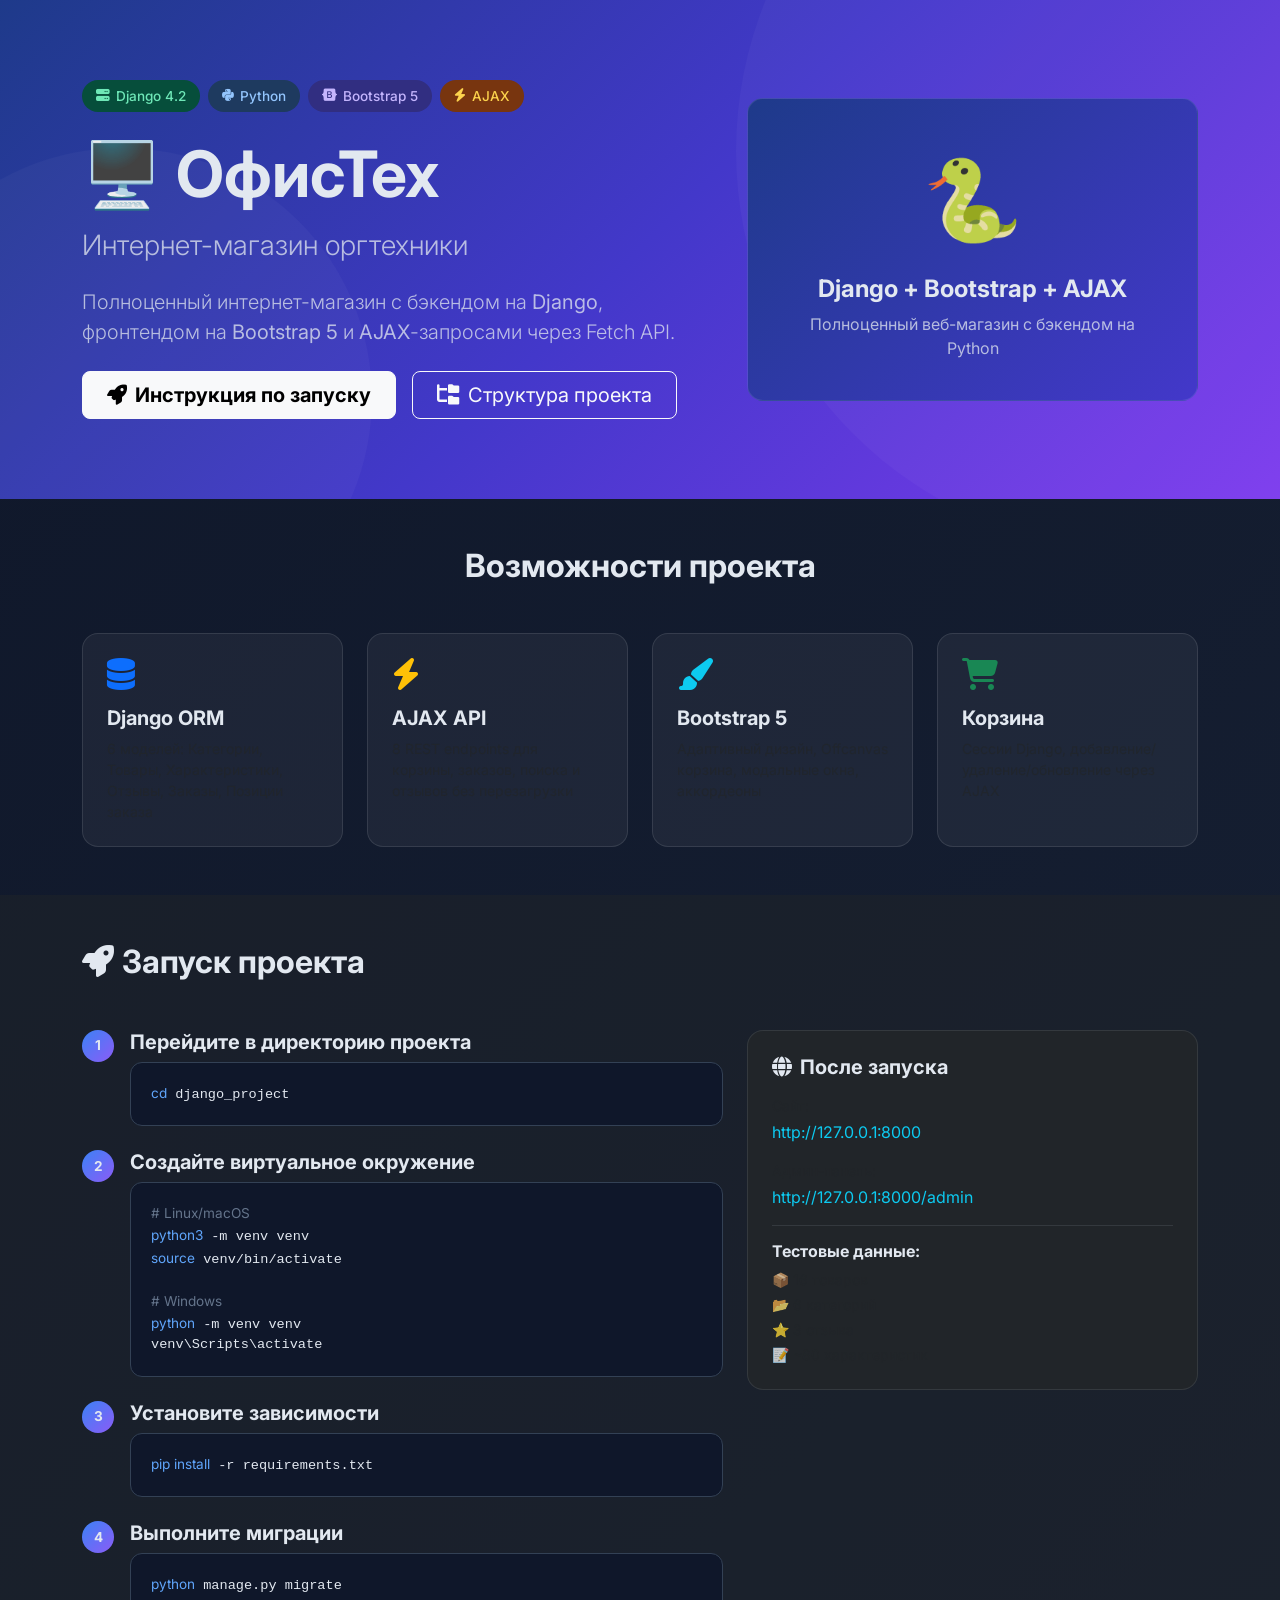
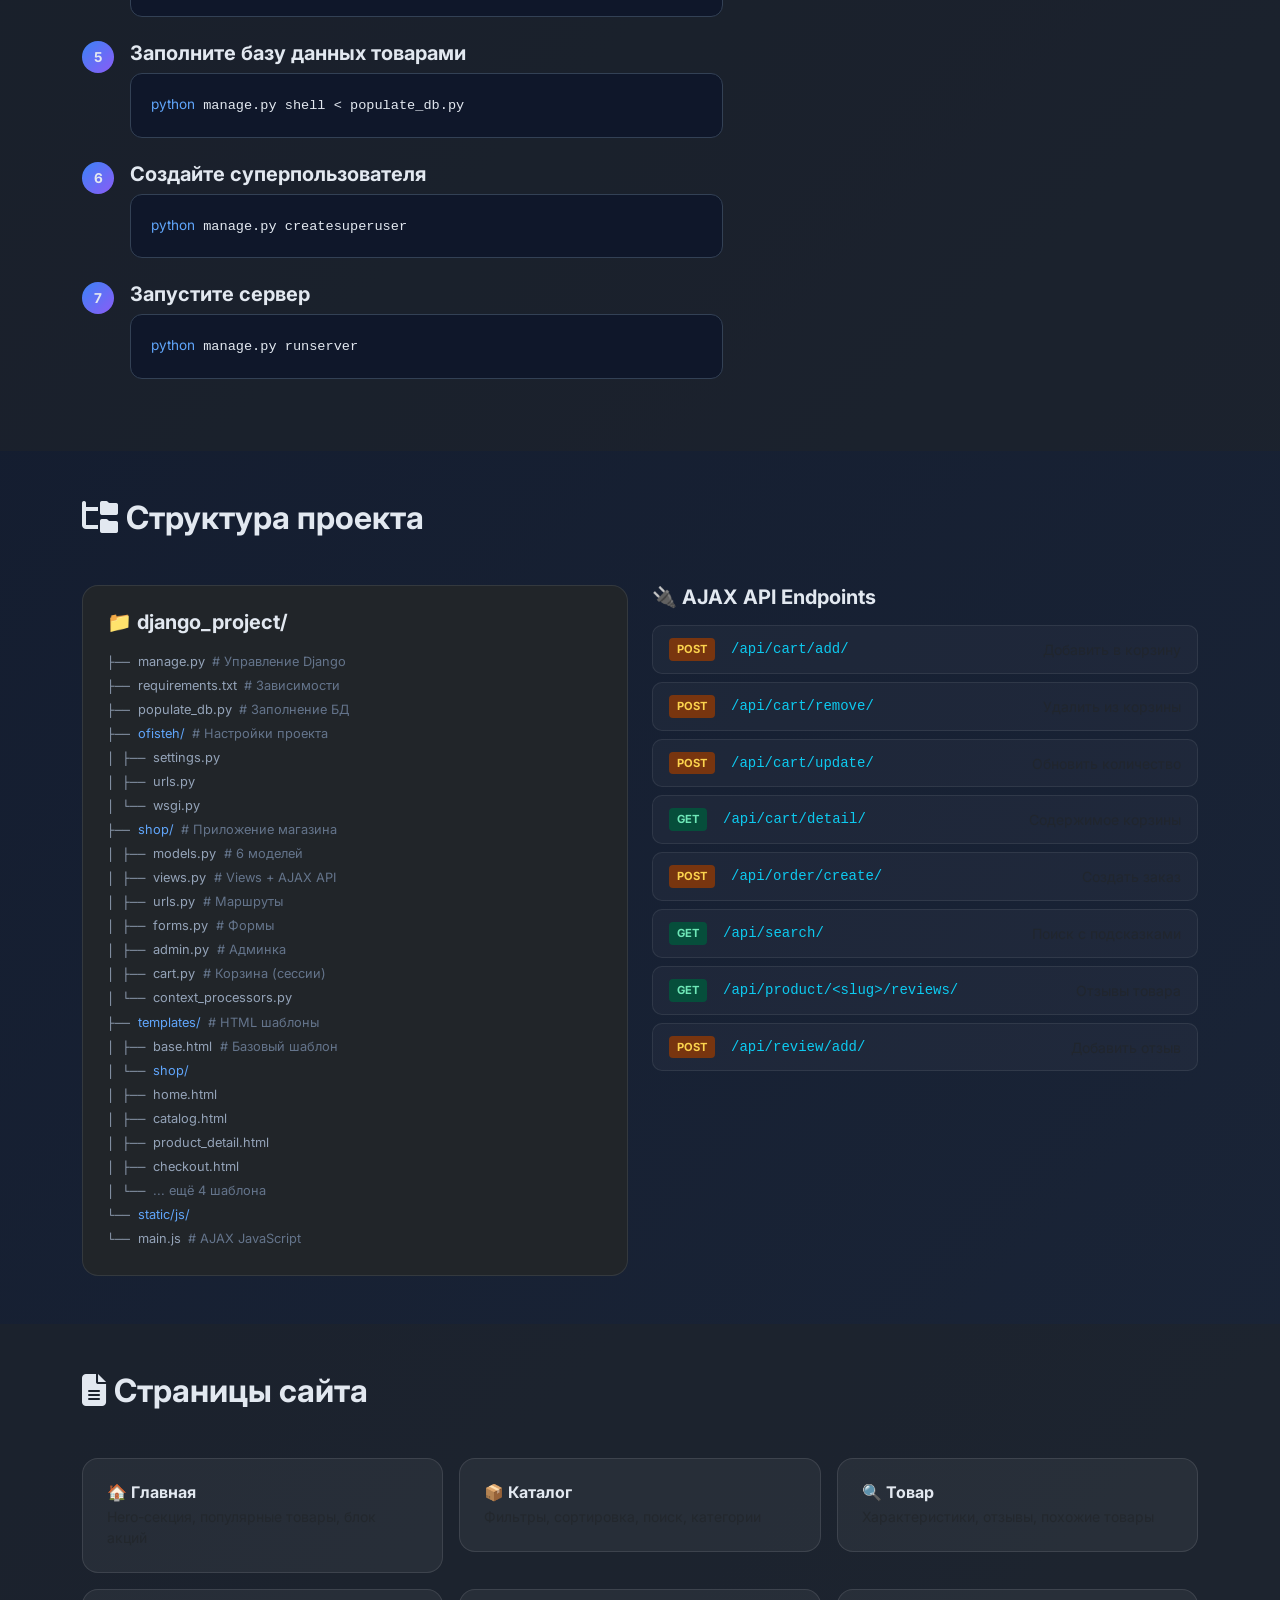
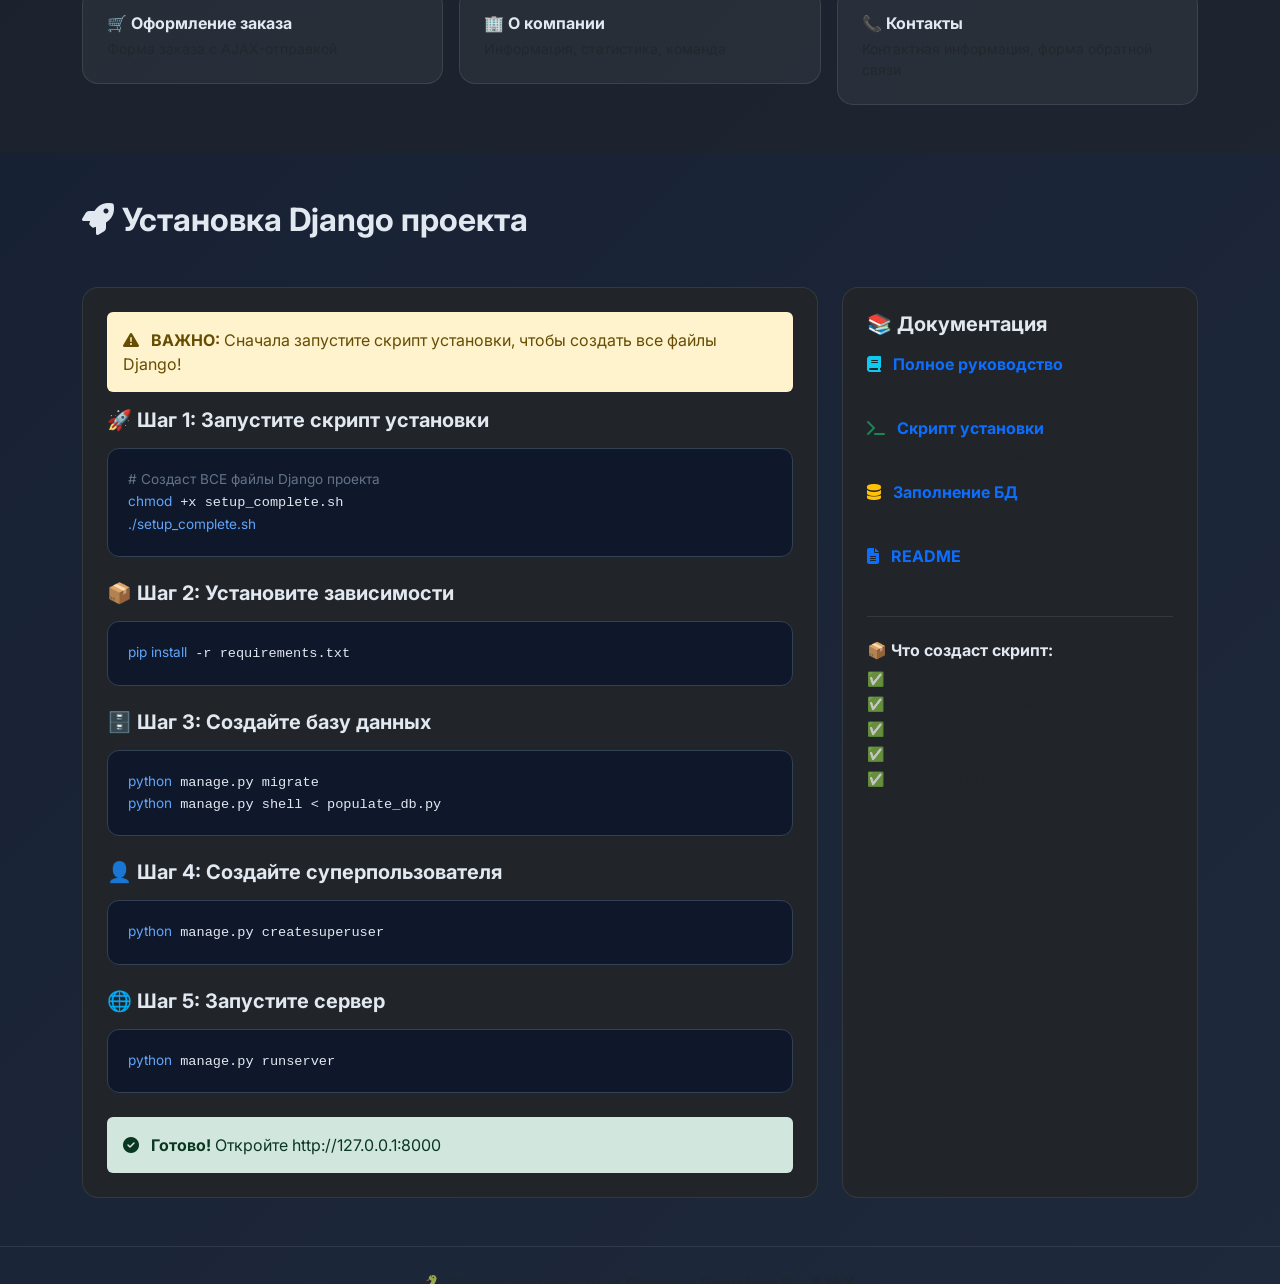
<file: index.html>
<!DOCTYPE html>
<html lang="ru">
<head>
  <meta charset="UTF-8" />
  <meta name="viewport" content="width=device-width, initial-scale=1.0" />
  <title>ОфисТех — Магазин оргтехники на Django</title>
  <link href="https://cdn.jsdelivr.net/npm/bootstrap@5.3.2/dist/css/bootstrap.min.css" rel="stylesheet">
  <link href="https://cdnjs.cloudflare.com/ajax/libs/font-awesome/6.5.0/css/all.min.css" rel="stylesheet">
  <link href="https://fonts.googleapis.com/css2?family=Inter:wght@300;400;500;600;700;800&display=swap" rel="stylesheet">
  <style>
    * { font-family: 'Inter', sans-serif; }
    body {
      background: linear-gradient(135deg, #0f172a 0%, #1e293b 100%);
      color: #e2e8f0;
      min-height: 100vh;
    }
    .hero {
      background: linear-gradient(135deg, #1e3a8a 0%, #4338ca 50%, #7c3aed 100%);
      padding: 80px 0;
      position: relative;
      overflow: hidden;
    }
    .hero::before {
      content: '';
      position: absolute;
      top: -50%;
      right: -20%;
      width: 800px;
      height: 800px;
      background: rgba(255,255,255,0.03);
      border-radius: 50%;
    }
    .hero::after {
      content: '';
      position: absolute;
      bottom: -30%;
      left: -10%;
      width: 500px;
      height: 500px;
      background: rgba(255,255,255,0.03);
      border-radius: 50%;
    }
    .tech-badge {
      display: inline-flex;
      align-items: center;
      gap: 6px;
      padding: 6px 14px;
      border-radius: 50px;
      font-size: 0.85rem;
      font-weight: 500;
    }
    .tech-badge-django { background: #064e3b; color: #6ee7b7; }
    .tech-badge-bootstrap { background: #312e81; color: #c4b5fd; }
    .tech-badge-ajax { background: #78350f; color: #fcd34d; }
    .tech-badge-python { background: #1e3a5f; color: #93c5fd; }
    
    .feature-card {
      background: rgba(255,255,255,0.05);
      border: 1px solid rgba(255,255,255,0.1);
      border-radius: 16px;
      padding: 24px;
      transition: all 0.3s;
    }
    .feature-card:hover {
      background: rgba(255,255,255,0.08);
      transform: translateY(-4px);
    }
    
    .code-block {
      background: #0f172a;
      border: 1px solid #334155;
      border-radius: 12px;
      padding: 20px;
      font-family: 'JetBrains Mono', 'Fira Code', monospace;
      font-size: 0.85rem;
      color: #e2e8f0;
      overflow-x: auto;
    }
    .code-block .comment { color: #64748b; }
    .code-block .command { color: #60a5fa; }
    .code-block .string { color: #34d399; }
    
    .step-number {
      width: 32px;
      height: 32px;
      background: linear-gradient(135deg, #3b82f6, #8b5cf6);
      border-radius: 50%;
      display: flex;
      align-items: center;
      justify-content: center;
      font-weight: 700;
      font-size: 0.85rem;
      flex-shrink: 0;
    }
    
    .structure-tree {
      font-family: 'JetBrains Mono', monospace;
      font-size: 0.8rem;
      color: #94a3b8;
      line-height: 1.8;
    }
    .structure-tree .folder { color: #60a5fa; }
    .structure-tree .file { color: #94a3b8; }
    .structure-tree .desc { color: #64748b; }
    
    .api-row {
      background: rgba(255,255,255,0.03);
      border: 1px solid rgba(255,255,255,0.08);
      border-radius: 10px;
      padding: 12px 16px;
      transition: all 0.2s;
    }
    .api-row:hover {
      background: rgba(255,255,255,0.06);
    }
    
    .method-badge {
      font-size: 0.7rem;
      font-weight: 700;
      padding: 3px 8px;
      border-radius: 4px;
    }
    .method-get { background: #064e3b; color: #6ee7b7; }
    .method-post { background: #78350f; color: #fcd34d; }
    
    .screenshot-placeholder {
      background: linear-gradient(135deg, #1e3a8a, #4338ca);
      border-radius: 16px;
      padding: 40px;
      text-align: center;
      border: 1px solid rgba(255,255,255,0.1);
    }
    
    .django-logo {
      font-size: 5rem;
      margin-bottom: 1rem;
    }
  </style>
</head>
<body>
  <!-- Hero -->
  <section class="hero">
    <div class="container position-relative" style="z-index:1">
      <div class="row align-items-center">
        <div class="col-lg-7">
          <div class="d-flex flex-wrap gap-2 mb-4">
            <span class="tech-badge tech-badge-django"><i class="fas fa-server"></i> Django 4.2</span>
            <span class="tech-badge tech-badge-python"><i class="fab fa-python"></i> Python</span>
            <span class="tech-badge tech-badge-bootstrap"><i class="fab fa-bootstrap"></i> Bootstrap 5</span>
            <span class="tech-badge tech-badge-ajax"><i class="fas fa-bolt"></i> AJAX</span>
          </div>
          <h1 class="display-3 fw-bold mb-3">🖥️ ОфисТех</h1>
          <h2 class="h3 fw-light mb-4 opacity-75">Интернет-магазин оргтехники</h2>
          <p class="lead mb-4 opacity-75">
            Полноценный интернет-магазин с бэкендом на <strong>Django</strong>, 
            фронтендом на <strong>Bootstrap 5</strong> и <strong>AJAX</strong>-запросами через Fetch API.
          </p>
          <div class="d-flex flex-wrap gap-3">
            <a href="#setup" class="btn btn-light btn-lg fw-bold px-4">
              <i class="fas fa-rocket me-2"></i>Инструкция по запуску
            </a>
            <a href="#structure" class="btn btn-outline-light btn-lg px-4">
              <i class="fas fa-folder-tree me-2"></i>Структура проекта
            </a>
          </div>
        </div>
        <div class="col-lg-5 mt-5 mt-lg-0">
          <div class="screenshot-placeholder">
            <div class="django-logo">🐍</div>
            <div class="h4 fw-bold mb-2">Django + Bootstrap + AJAX</div>
            <p class="mb-0 opacity-75">Полноценный веб-магазин с бэкендом на Python</p>
          </div>
        </div>
      </div>
    </div>
  </section>

  <!-- Features -->
  <section class="py-5">
    <div class="container">
      <h2 class="h2 fw-bold text-center mb-5">Возможности проекта</h2>
      <div class="row g-4">
        <div class="col-md-6 col-lg-3">
          <div class="feature-card h-100">
            <i class="fas fa-database text-primary fs-2 mb-3"></i>
            <h5 class="fw-bold">Django ORM</h5>
            <p class="text-muted small mb-0">6 моделей: Категории, Товары, Характеристики, Отзывы, Заказы, Позиции заказа</p>
          </div>
        </div>
        <div class="col-md-6 col-lg-3">
          <div class="feature-card h-100">
            <i class="fas fa-bolt text-warning fs-2 mb-3"></i>
            <h5 class="fw-bold">AJAX API</h5>
            <p class="text-muted small mb-0">8 REST endpoints для корзины, заказов, поиска и отзывов без перезагрузки</p>
          </div>
        </div>
        <div class="col-md-6 col-lg-3">
          <div class="feature-card h-100">
            <i class="fas fa-paint-brush text-info fs-2 mb-3"></i>
            <h5 class="fw-bold">Bootstrap 5</h5>
            <p class="text-muted small mb-0">Адаптивный дизайн, Offcanvas корзина, модальные окна, аккордеоны</p>
          </div>
        </div>
        <div class="col-md-6 col-lg-3">
          <div class="feature-card h-100">
            <i class="fas fa-shopping-cart text-success fs-2 mb-3"></i>
            <h5 class="fw-bold">Корзина</h5>
            <p class="text-muted small mb-0">Сессии Django, добавление/удаление/обновление через AJAX</p>
          </div>
        </div>
      </div>
    </div>
  </section>

  <!-- Setup -->
  <section id="setup" class="py-5 bg-dark bg-opacity-50">
    <div class="container">
      <h2 class="h2 fw-bold mb-5"><i class="fas fa-rocket me-2"></i>Запуск проекта</h2>
      
      <div class="row g-4">
        <div class="col-lg-7">
          <!-- Step 1 -->
          <div class="d-flex gap-3 mb-4">
            <div class="step-number">1</div>
            <div class="flex-grow-1">
              <h5 class="fw-bold mb-2">Перейдите в директорию проекта</h5>
              <div class="code-block">
                <span class="command">cd</span> django_project
              </div>
            </div>
          </div>
          
          <!-- Step 2 -->
          <div class="d-flex gap-3 mb-4">
            <div class="step-number">2</div>
            <div class="flex-grow-1">
              <h5 class="fw-bold mb-2">Создайте виртуальное окружение</h5>
              <div class="code-block">
                <span class="comment"># Linux/macOS</span><br>
                <span class="command">python3</span> -m venv venv<br>
                <span class="command">source</span> venv/bin/activate<br><br>
                <span class="comment"># Windows</span><br>
                <span class="command">python</span> -m venv venv<br>
                venv\Scripts\activate
              </div>
            </div>
          </div>
          
          <!-- Step 3 -->
          <div class="d-flex gap-3 mb-4">
            <div class="step-number">3</div>
            <div class="flex-grow-1">
              <h5 class="fw-bold mb-2">Установите зависимости</h5>
              <div class="code-block">
                <span class="command">pip install</span> -r requirements.txt
              </div>
            </div>
          </div>
          
          <!-- Step 4 -->
          <div class="d-flex gap-3 mb-4">
            <div class="step-number">4</div>
            <div class="flex-grow-1">
              <h5 class="fw-bold mb-2">Выполните миграции</h5>
              <div class="code-block">
                <span class="command">python</span> manage.py migrate
              </div>
            </div>
          </div>
          
          <!-- Step 5 -->
          <div class="d-flex gap-3 mb-4">
            <div class="step-number">5</div>
            <div class="flex-grow-1">
              <h5 class="fw-bold mb-2">Заполните базу данных товарами</h5>
              <div class="code-block">
                <span class="command">python</span> manage.py shell &lt; populate_db.py
              </div>
            </div>
          </div>
          
          <!-- Step 6 -->
          <div class="d-flex gap-3 mb-4">
            <div class="step-number">6</div>
            <div class="flex-grow-1">
              <h5 class="fw-bold mb-2">Создайте суперпользователя</h5>
              <div class="code-block">
                <span class="command">python</span> manage.py createsuperuser
              </div>
            </div>
          </div>
          
          <!-- Step 7 -->
          <div class="d-flex gap-3 mb-4">
            <div class="step-number">7</div>
            <div class="flex-grow-1">
              <h5 class="fw-bold mb-2">Запустите сервер</h5>
              <div class="code-block">
                <span class="command">python</span> manage.py runserver
              </div>
            </div>
          </div>
        </div>
        
        <div class="col-lg-5">
          <div class="bg-dark rounded-4 p-4 border border-secondary border-opacity-25 sticky-top" style="top:20px">
            <h5 class="fw-bold mb-3"><i class="fas fa-globe me-2"></i>После запуска</h5>
            <div class="mb-3">
              <div class="text-muted small mb-1">Сайт:</div>
              <a href="http://127.0.0.1:8000" class="text-info text-decoration-none">http://127.0.0.1:8000</a>
            </div>
            <div class="mb-3">
              <div class="text-muted small mb-1">Админ-панель:</div>
              <a href="http://127.0.0.1:8000/admin" class="text-info text-decoration-none">http://127.0.0.1:8000/admin</a>
            </div>
            <hr class="border-secondary">
            <h6 class="fw-bold mb-2">Тестовые данные:</h6>
            <ul class="list-unstyled small text-muted mb-0">
              <li class="mb-1">📦 16 товаров</li>
              <li class="mb-1">📂 6 категорий</li>
              <li class="mb-1">⭐ 3 отзыва</li>
              <li>📝 ~80 характеристик</li>
            </ul>
          </div>
        </div>
      </div>
    </div>
  </section>

  <!-- Structure -->
  <section id="structure" class="py-5">
    <div class="container">
      <h2 class="h2 fw-bold mb-5"><i class="fas fa-folder-tree me-2"></i>Структура проекта</h2>
      
      <div class="row g-4">
        <div class="col-lg-6">
          <div class="bg-dark rounded-4 p-4 border border-secondary border-opacity-25">
            <h5 class="fw-bold mb-3">📁 django_project/</h5>
            <div class="structure-tree">
              ├── <span class="file">manage.py</span> <span class="desc"># Управление Django</span><br>
              ├── <span class="file">requirements.txt</span> <span class="desc"># Зависимости</span><br>
              ├── <span class="file">populate_db.py</span> <span class="desc"># Заполнение БД</span><br>
              ├── <span class="folder">ofisteh/</span> <span class="desc"># Настройки проекта</span><br>
              │   ├── <span class="file">settings.py</span><br>
              │   ├── <span class="file">urls.py</span><br>
              │   └── <span class="file">wsgi.py</span><br>
              ├── <span class="folder">shop/</span> <span class="desc"># Приложение магазина</span><br>
              │   ├── <span class="file">models.py</span> <span class="desc"># 6 моделей</span><br>
              │   ├── <span class="file">views.py</span> <span class="desc"># Views + AJAX API</span><br>
              │   ├── <span class="file">urls.py</span> <span class="desc"># Маршруты</span><br>
              │   ├── <span class="file">forms.py</span> <span class="desc"># Формы</span><br>
              │   ├── <span class="file">admin.py</span> <span class="desc"># Админка</span><br>
              │   ├── <span class="file">cart.py</span> <span class="desc"># Корзина (сессии)</span><br>
              │   └── <span class="file">context_processors.py</span><br>
              ├── <span class="folder">templates/</span> <span class="desc"># HTML шаблоны</span><br>
              │   ├── <span class="file">base.html</span> <span class="desc"># Базовый шаблон</span><br>
              │   └── <span class="folder">shop/</span><br>
              │       ├── <span class="file">home.html</span><br>
              │       ├── <span class="file">catalog.html</span><br>
              │       ├── <span class="file">product_detail.html</span><br>
              │       ├── <span class="file">checkout.html</span><br>
              │       └── <span class="desc">... ещё 4 шаблона</span><br>
              └── <span class="folder">static/js/</span><br>
                  └── <span class="file">main.js</span> <span class="desc"># AJAX JavaScript</span>
            </div>
          </div>
        </div>
        
        <div class="col-lg-6">
          <h5 class="fw-bold mb-3">🔌 AJAX API Endpoints</h5>
          <div class="d-flex flex-column gap-2">
            <div class="api-row d-flex align-items-center gap-3">
              <span class="method-badge method-post">POST</span>
              <code class="text-info">/api/cart/add/</code>
              <span class="text-muted small ms-auto">Добавить в корзину</span>
            </div>
            <div class="api-row d-flex align-items-center gap-3">
              <span class="method-badge method-post">POST</span>
              <code class="text-info">/api/cart/remove/</code>
              <span class="text-muted small ms-auto">Удалить из корзины</span>
            </div>
            <div class="api-row d-flex align-items-center gap-3">
              <span class="method-badge method-post">POST</span>
              <code class="text-info">/api/cart/update/</code>
              <span class="text-muted small ms-auto">Обновить количество</span>
            </div>
            <div class="api-row d-flex align-items-center gap-3">
              <span class="method-badge method-get">GET</span>
              <code class="text-info">/api/cart/detail/</code>
              <span class="text-muted small ms-auto">Содержимое корзины</span>
            </div>
            <div class="api-row d-flex align-items-center gap-3">
              <span class="method-badge method-post">POST</span>
              <code class="text-info">/api/order/create/</code>
              <span class="text-muted small ms-auto">Создать заказ</span>
            </div>
            <div class="api-row d-flex align-items-center gap-3">
              <span class="method-badge method-get">GET</span>
              <code class="text-info">/api/search/</code>
              <span class="text-muted small ms-auto">Поиск с подсказками</span>
            </div>
            <div class="api-row d-flex align-items-center gap-3">
              <span class="method-badge method-get">GET</span>
              <code class="text-info">/api/product/&lt;slug&gt;/reviews/</code>
              <span class="text-muted small ms-auto">Отзывы товара</span>
            </div>
            <div class="api-row d-flex align-items-center gap-3">
              <span class="method-badge method-post">POST</span>
              <code class="text-info">/api/review/add/</code>
              <span class="text-muted small ms-auto">Добавить отзыв</span>
            </div>
          </div>
        </div>
      </div>
    </div>
  </section>

  <!-- Pages -->
  <section class="py-5 bg-dark bg-opacity-50">
    <div class="container">
      <h2 class="h2 fw-bold mb-5"><i class="fas fa-file-alt me-2"></i>Страницы сайта</h2>
      <div class="row g-3">
        <div class="col-md-6 col-lg-4">
          <div class="feature-card">
            <h6 class="fw-bold mb-1">🏠 Главная</h6>
            <p class="text-muted small mb-0">Hero-секция, популярные товары, блок акций</p>
          </div>
        </div>
        <div class="col-md-6 col-lg-4">
          <div class="feature-card">
            <h6 class="fw-bold mb-1">📦 Каталог</h6>
            <p class="text-muted small mb-0">Фильтры, сортировка, поиск, категории</p>
          </div>
        </div>
        <div class="col-md-6 col-lg-4">
          <div class="feature-card">
            <h6 class="fw-bold mb-1">🔍 Товар</h6>
            <p class="text-muted small mb-0">Характеристики, отзывы, похожие товары</p>
          </div>
        </div>
        <div class="col-md-6 col-lg-4">
          <div class="feature-card">
            <h6 class="fw-bold mb-1">🛒 Оформление заказа</h6>
            <p class="text-muted small mb-0">Форма заказа с AJAX-отправкой</p>
          </div>
        </div>
        <div class="col-md-6 col-lg-4">
          <div class="feature-card">
            <h6 class="fw-bold mb-1">🏢 О компании</h6>
            <p class="text-muted small mb-0">Информация, статистика, команда</p>
          </div>
        </div>
        <div class="col-md-6 col-lg-4">
          <div class="feature-card">
            <h6 class="fw-bold mb-1">📞 Контакты</h6>
            <p class="text-muted small mb-0">Контактная информация, форма обратной связи</p>
          </div>
        </div>
      </div>
    </div>
  </section>

  <!-- Installation Guide -->
  <section class="py-5">
    <div class="container">
      <h2 class="h2 fw-bold mb-5"><i class="fas fa-rocket me-2"></i>Установка Django проекта</h2>
      
      <div class="row g-4">
        <div class="col-lg-8">
          <div class="bg-dark rounded-4 p-4 border border-secondary border-opacity-25">
            <div class="alert alert-warning border-0 mb-3">
              <i class="fas fa-exclamation-triangle me-2"></i>
              <strong>ВАЖНО:</strong> Сначала запустите скрипт установки, чтобы создать все файлы Django!
            </div>
            
            <h5 class="fw-bold mb-3">🚀 Шаг 1: Запустите скрипт установки</h5>
            <div class="code-block mb-3">
              <span class="comment"># Создаст ВСЕ файлы Django проекта</span><br>
              <span class="command">chmod</span> +x setup_complete.sh<br>
              <span class="command">./setup_complete.sh</span>
            </div>
            
            <h5 class="fw-bold mb-3 mt-4">📦 Шаг 2: Установите зависимости</h5>
            <div class="code-block mb-3">
              <span class="command">pip install</span> -r requirements.txt
            </div>
            
            <h5 class="fw-bold mb-3 mt-4">🗄️ Шаг 3: Создайте базу данных</h5>
            <div class="code-block mb-3">
              <span class="command">python</span> manage.py migrate<br>
              <span class="command">python</span> manage.py shell &lt; populate_db.py
            </div>
            
            <h5 class="fw-bold mb-3 mt-4">👤 Шаг 4: Создайте суперпользователя</h5>
            <div class="code-block mb-3">
              <span class="command">python</span> manage.py createsuperuser
            </div>
            
            <h5 class="fw-bold mb-3 mt-4">🌐 Шаг 5: Запустите сервер</h5>
            <div class="code-block mb-3">
              <span class="command">python</span> manage.py runserver
            </div>
            
            <div class="alert alert-success border-0 mb-0 mt-4">
              <i class="fas fa-check-circle me-2"></i>
              <strong>Готово!</strong> Откройте http://127.0.0.1:8000
            </div>
          </div>
        </div>
        
        <div class="col-lg-4">
          <div class="bg-dark rounded-4 p-4 border border-secondary border-opacity-25 h-100">
            <h5 class="fw-bold mb-3">📚 Документация</h5>
            <ul class="list-unstyled mb-0">
              <li class="mb-3">
                <i class="fas fa-book text-info me-2"></i>
                <a href="INSTALLATION_GUIDE.md" class="text-decoration-none">
                  <strong>Полное руководство</strong>
                </a>
                <br><small class="text-muted">Все файлы Django с кодом</small>
              </li>
              <li class="mb-3">
                <i class="fas fa-terminal text-success me-2"></i>
                <a href="setup_complete.sh" class="text-decoration-none">
                  <strong>Скрипт установки</strong>
                </a>
                <br><small class="text-muted">Автоматическое создание файлов</small>
              </li>
              <li class="mb-3">
                <i class="fas fa-database text-warning me-2"></i>
                <a href="populate_db.py" class="text-decoration-none">
                  <strong>Заполнение БД</strong>
                </a>
                <br><small class="text-muted">16 товаров, 6 категорий</small>
              </li>
              <li>
                <i class="fas fa-file-alt text-primary me-2"></i>
                <a href="README.md" class="text-decoration-none">
                  <strong>README</strong>
                </a>
                <br><small class="text-muted">Описание проекта</small>
              </li>
            </ul>
            
            <hr class="border-secondary my-4">
            
            <h6 class="fw-bold mb-2">📦 Что создаст скрипт:</h6>
            <ul class="list-unstyled small text-muted mb-0">
              <li class="mb-1">✅ ofisteh/ (настройки Django)</li>
              <li class="mb-1">✅ shop/ (приложение магазина)</li>
              <li class="mb-1">✅ templates/ (HTML шаблоны)</li>
              <li class="mb-1">✅ static/js/ (JavaScript)</li>
              <li>✅ 6 моделей БД</li>
            </ul>
          </div>
        </div>
      </div>
    </div>
  </section>

  <!-- Footer -->
  <footer class="py-4 text-center text-muted border-top border-secondary border-opacity-25">
    <div class="container">
      <p class="mb-1">🐍 Проект разработан на <strong>Django</strong> + <strong>Bootstrap 5</strong> + <strong>AJAX</strong></p>
      <small>Полный код находится в директории <code class="text-info">django_project/</code></small>
    </div>
  </footer>

  <script src="https://cdn.jsdelivr.net/npm/bootstrap@5.3.2/dist/js/bootstrap.bundle.min.js"></script>
</body>
</html>
</file>
